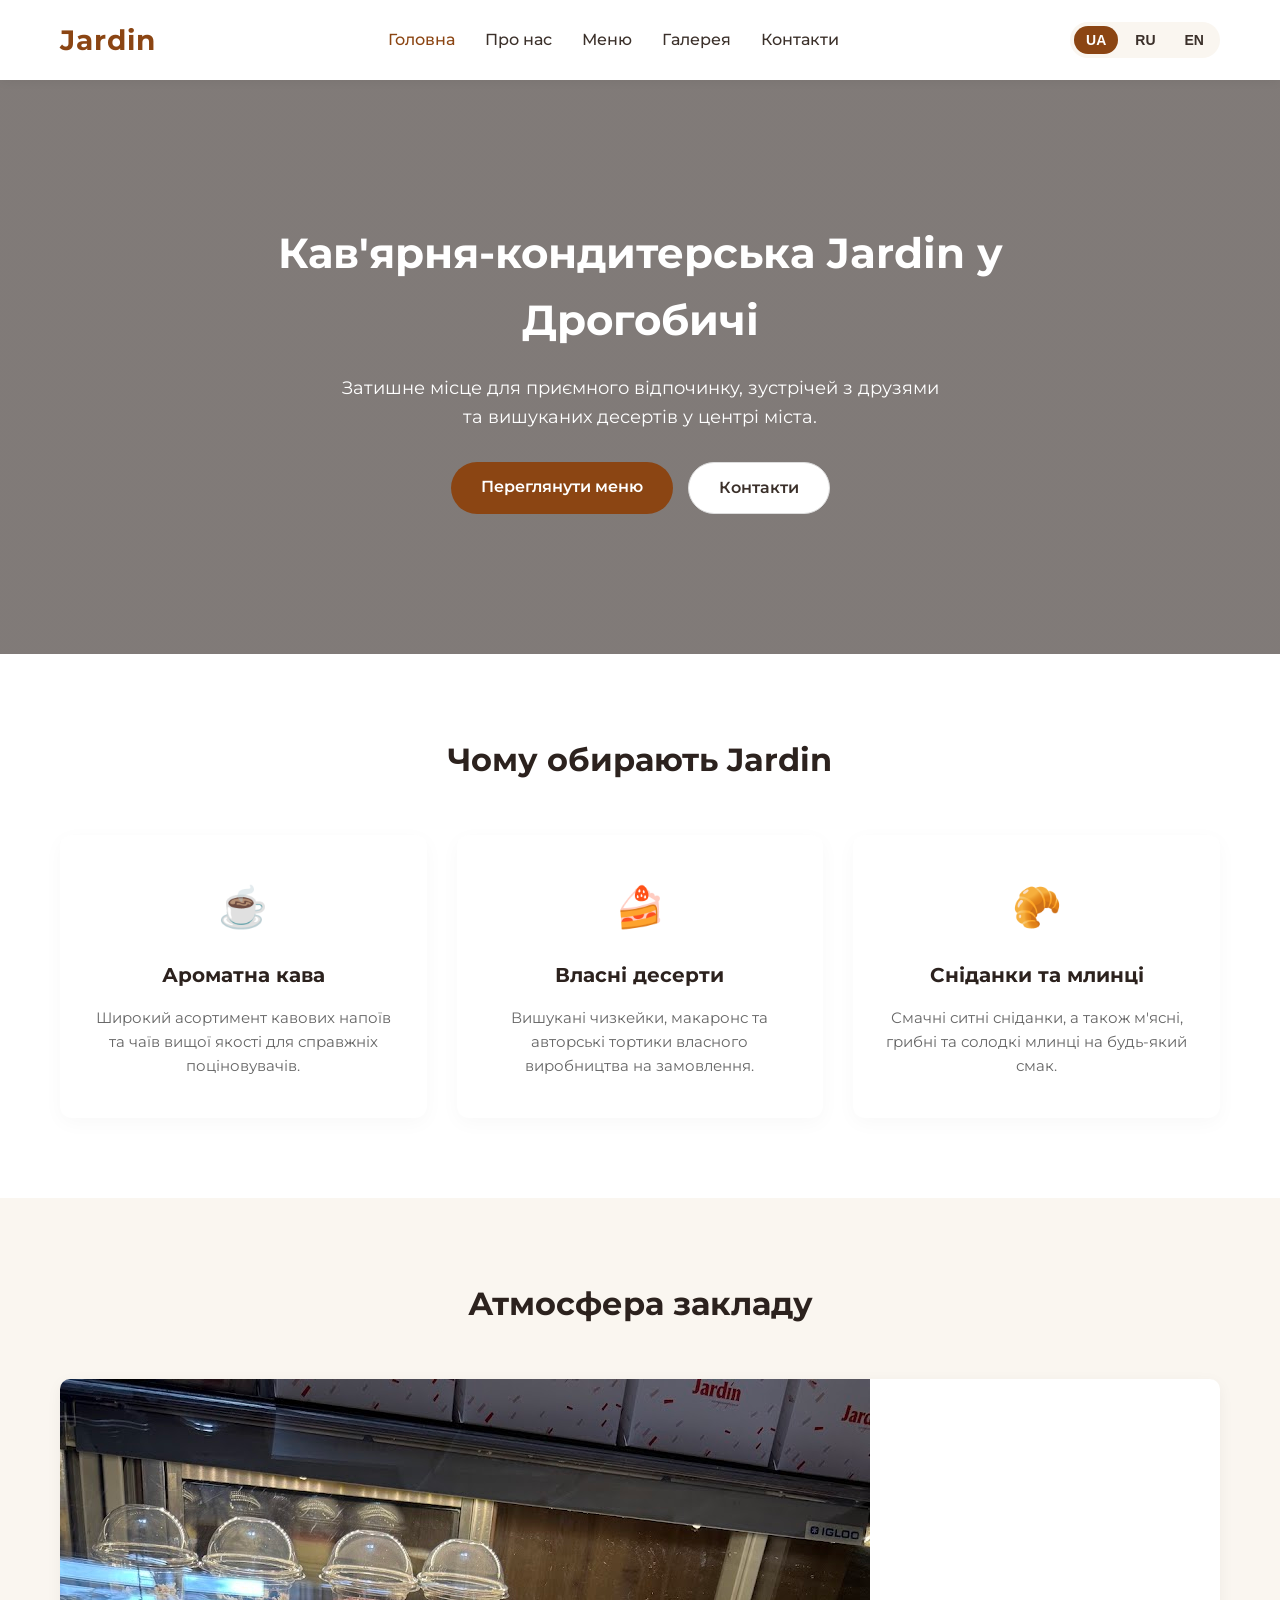
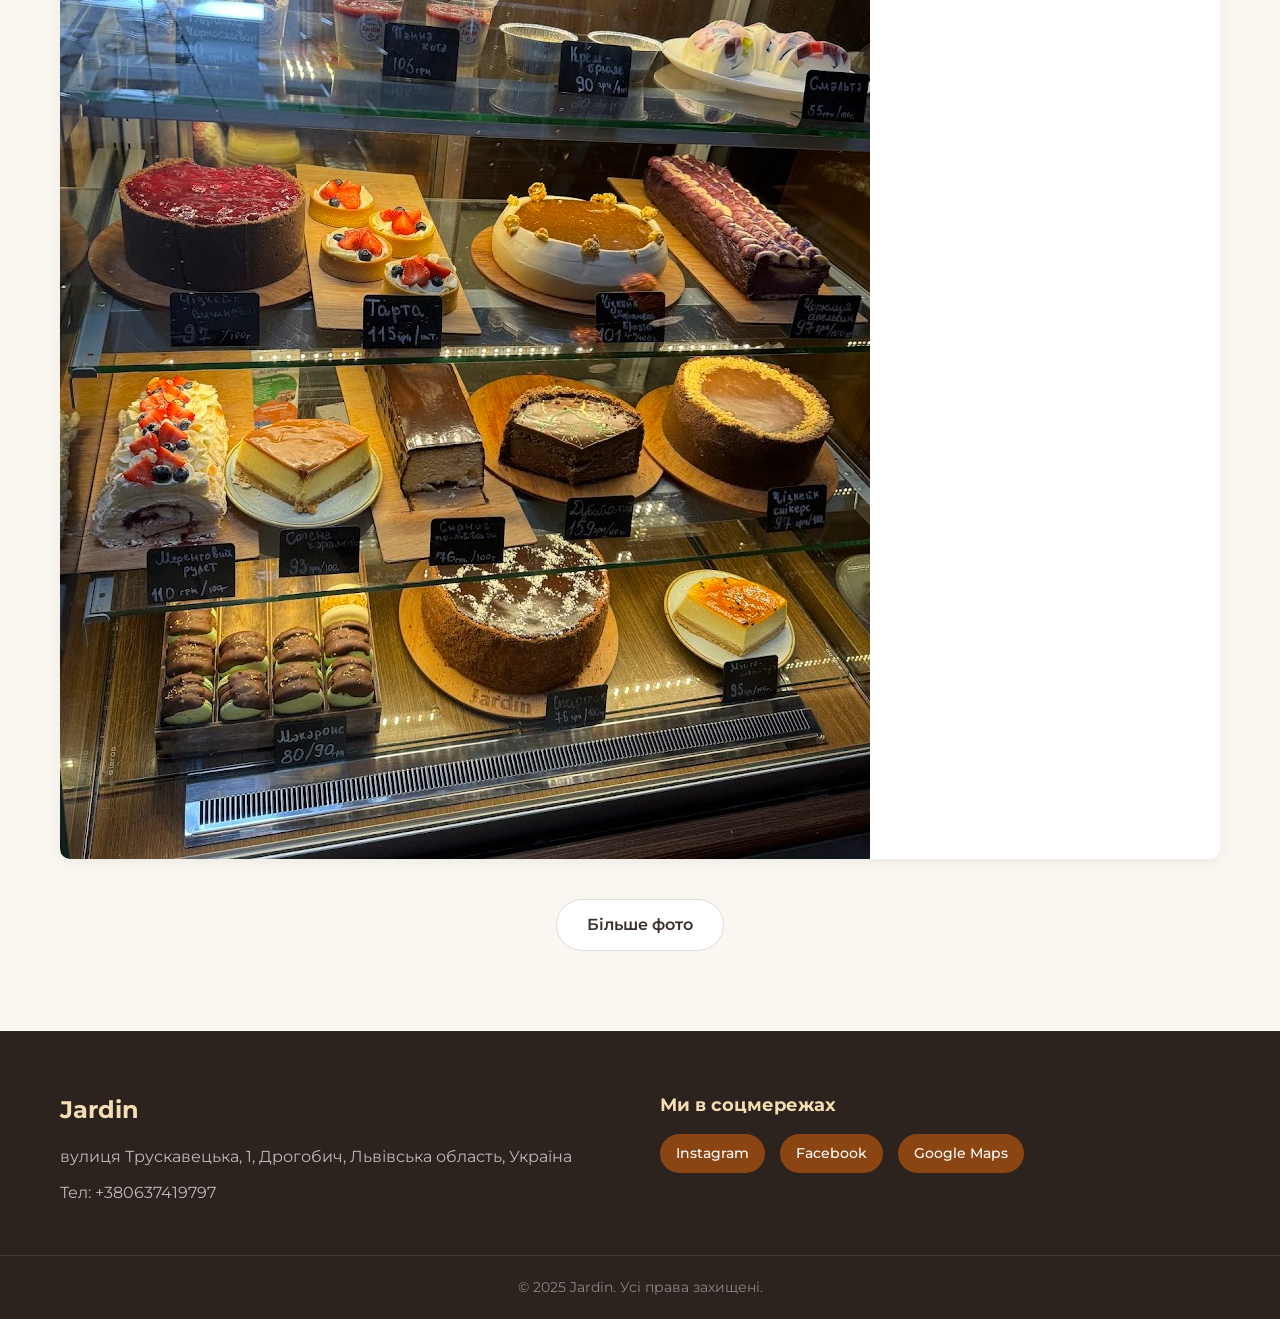
<file: index.html>
<!DOCTYPE html>
<html lang="uk">
<head>
    <meta charset="UTF-8">
    <meta name="viewport" content="width=device-width, initial-scale=1.0">
    <title>Кав'ярня-кондитерська Jardin у Дрогобичі</title>
    <link rel="preconnect" href="https://fonts.googleapis.com">
    <link rel="preconnect" href="https://fonts.gstatic.com" crossorigin>
    <link href="https://fonts.googleapis.com/css2?family=Montserrat:wght@400;500;600;700&display=swap" rel="stylesheet">
    <link rel="stylesheet" href="assets/style.css">
</head>
<body>
    <header class="site-header">
        <div class="container nav-container">
            <a href="index.html" class="brand-logo">Jardin</a>
            <nav class="main-nav">
                <ul>
                    <li><a href="index.html" class="active" data-i18n="nav_home">Головна</a></li>
                    <li><a href="about.html" data-i18n="nav_about">Про нас</a></li>
                    <li><a href="services.html" data-i18n="nav_services">Меню</a></li>
                    <li><a href="gallery.html" data-i18n="nav_gallery">Галерея</a></li>
                    <li><a href="contacts.html" data-i18n="nav_contacts">Контакти</a></li>
                </ul>
            </nav>
            <div class="header-actions">
                <div class="lang-switcher">
                    <button data-lang="uk" class="lang-btn active">UA</button>
                    <button data-lang="ru" class="lang-btn">RU</button>
                    <button data-lang="en" class="lang-btn">EN</button>
                </div>
                <button class="mobile-menu-toggle" aria-label="Menu">
                    <span></span>
                    <span></span>
                    <span></span>
                </button>
            </div>
        </div>
    </header>

    <main>
        <section class="hero">
            <div class="container hero-content">
                <h1 data-i18n="hero_title">Кав'ярня-кондитерська Jardin у Дрогобичі</h1>
                <p data-i18n="hero_subtitle">Затишне місце для приємного відпочинку, зустрічей з друзями та вишуканих десертів у центрі міста.</p>
                <div class="hero-buttons">
                    <a href="services.html" class="btn btn-primary" data-i18n="btn_menu">Переглянути меню</a>
                    <a href="contacts.html" class="btn btn-secondary" data-i18n="btn_contacts">Контакти</a>
                </div>
            </div>
        </section>

        <section class="features section-padding">
            <div class="container">
                <div class="section-header">
                    <h2 data-i18n="features_title">Чому обирають Jardin</h2>
                </div>
                <div class="features-grid">
                    <div class="feature-card">
                        <div class="feature-icon">☕</div>
                        <h3 data-i18n="feat_1_title">Ароматна кава</h3>
                        <p data-i18n="feat_1_desc">Широкий асортимент кавових напоїв та чаїв вищої якості для справжніх поціновувачів.</p>
                    </div>
                    <div class="feature-card">
                        <div class="feature-icon">🍰</div>
                        <h3 data-i18n="feat_2_title">Власні десерти</h3>
                        <p data-i18n="feat_2_desc">Вишукані чизкейки, макаронс та авторські тортики власного виробництва на замовлення.</p>
                    </div>
                    <div class="feature-card">
                        <div class="feature-icon">🥐</div>
                        <h3 data-i18n="feat_3_title">Сніданки та млинці</h3>
                        <p data-i18n="feat_3_desc">Смачні ситні сніданки, а також м'ясні, грибні та солодкі млинці на будь-який смак.</p>
                    </div>
                </div>
            </div>
        </section>

        <section class="featured-gallery section-padding bg-light">
            <div class="container">
                <div class="section-header">
                    <h2 data-i18n="gallery_preview_title">Атмосфера закладу</h2>
                </div>
                <div class="gallery-preview-grid">
                    <div class="gallery-item">
                        <img src="images/photo-01.jpg" alt="Кав'ярня-кондитерська Jardin у Дрогобичі" loading="eager">
                    </div>
                </div>
                <div class="text-center">
                    <a href="gallery.html" class="btn btn-secondary" data-i18n="btn_all_photos">Більше фото</a>
                </div>
            </div>
        </section>
    </main>

    <footer class="site-footer">
        <div class="container footer-content">
            <div class="footer-info">
                <h3>Jardin</h3>
                <p data-i18n="footer_address">вулиця Трускавецька, 1, Дрогобич, Львівська область, Україна</p>
                <p>Тел: <a href="tel:+380637419797">+380637419797</a></p>
            </div>
            <div class="footer-socials">
                <h4 data-i18n="footer_socials_title">Ми в соцмережах</h4>
                <div class="social-links">
                    <a href="https://www.instagram.com/jardin_cake/" target="_blank" rel="noopener">Instagram</a>
                    <a href="https://www.facebook.com/jardinkava/" target="_blank" rel="noopener">Facebook</a>
                    <a href="https://www.google.com/maps/search/?api=1&query=вулиця+Трускавецька,+1,+Дрогобич" target="_blank" rel="noopener">Google Maps</a>
                </div>
            </div>
        </div>
        <div class="footer-bottom">
            <div class="container">
                <p>&copy; 2025 Jardin. <span data-i18n="rights">Усі права захищені.</span></p>
            </div>
        </div>
    </footer>

    <script src="assets/script.js"></script>
</body>
</html>
</file>
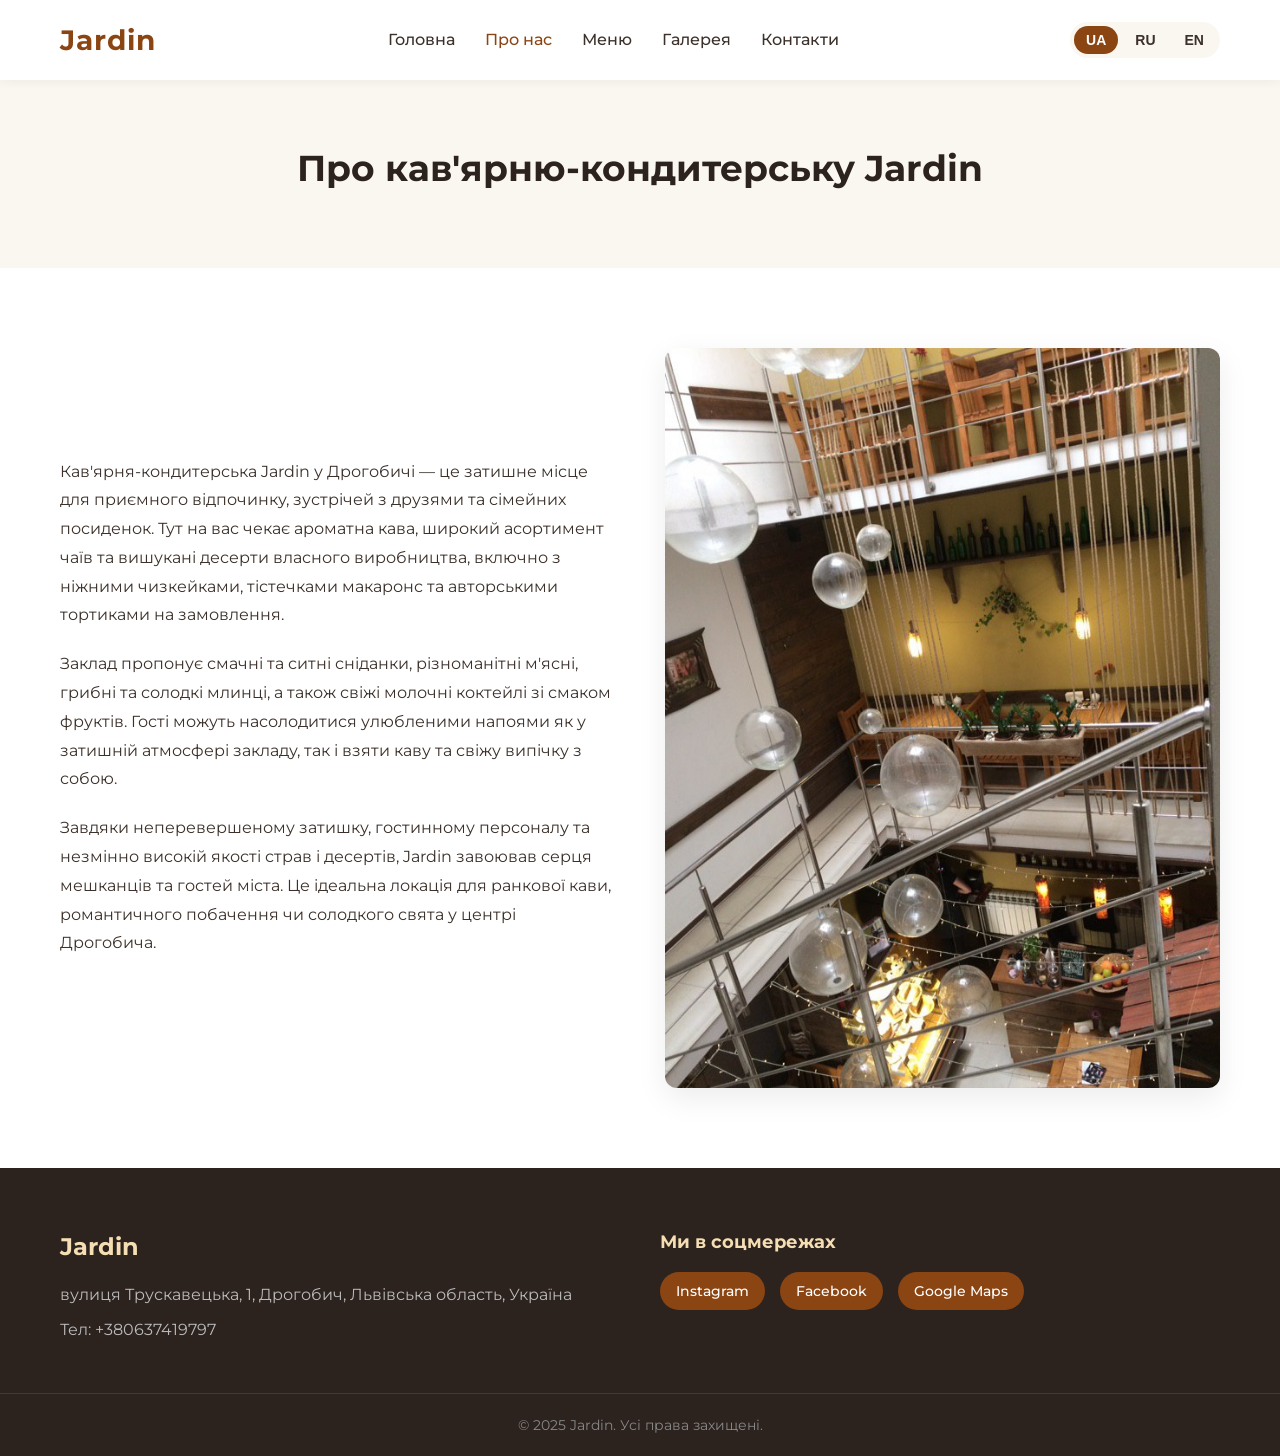
<file: about.html>
<!DOCTYPE html>
<html lang="uk">
<head>
    <meta charset="UTF-8">
    <meta name="viewport" content="width=device-width, initial-scale=1.0">
    <title>Про нас — Кав'ярня-кондитерська Jardin</title>
    <link rel="preconnect" href="https://fonts.googleapis.com">
    <link rel="preconnect" href="https://fonts.gstatic.com" crossorigin>
    <link href="https://fonts.googleapis.com/css2?family=Montserrat:wght@400;500;600;700&display=swap" rel="stylesheet">
    <link rel="stylesheet" href="assets/style.css">
</head>
<body>
    <header class="site-header">
        <div class="container nav-container">
            <a href="index.html" class="brand-logo">Jardin</a>
            <nav class="main-nav">
                <ul>
                    <li><a href="index.html" data-i18n="nav_home">Головна</a></li>
                    <li><a href="about.html" class="active" data-i18n="nav_about">Про нас</a></li>
                    <li><a href="services.html" data-i18n="nav_services">Меню</a></li>
                    <li><a href="gallery.html" data-i18n="nav_gallery">Галерея</a></li>
                    <li><a href="contacts.html" data-i18n="nav_contacts">Контакти</a></li>
                </ul>
            </nav>
            <div class="header-actions">
                <div class="lang-switcher">
                    <button data-lang="uk" class="lang-btn active">UA</button>
                    <button data-lang="ru" class="lang-btn">RU</button>
                    <button data-lang="en" class="lang-btn">EN</button>
                </div>
                <button class="mobile-menu-toggle" aria-label="Menu">
                    <span></span>
                    <span></span>
                    <span></span>
                </button>
            </div>
        </div>
    </header>

    <main>
        <section class="page-header">
            <div class="container">
                <h1 data-i18n="about_page_title">Про кав'ярню-кондитерську Jardin</h1>
            </div>
        </section>

        <section class="about-content-section section-padding">
            <div class="container">
                <div class="about-grid">
                    <div class="about-text">
                        <p data-i18n="about_p1">Кав'ярня-кондитерська Jardin у Дрогобичі — це затишне місце для приємного відпочинку, зустрічей з друзями та сімейних посиденьок. Тут на вас чекає ароматна кава, широкий асортимент чаїв та вишукані десерти власного виробництва, включно з ніжними чизкейками, тістечками макаронс та авторськими тортиками на замовлення.</p>
                        <p data-i18n="about_p2">Заклад пропонує смачні та ситні сніданки, різноманітні м'ясні, грибні та солодкі млинці, а також свіжі молочні коктейлі зі смаком фруктів. Гості можуть насолодитися улюбленими напоями як у затишній атмосфері закладу, так і взяти каву та свіжу випічку з собою.</p>
                        <p data-i18n="about_p3">Завдяки неперевершеному затишку, гостинному персоналу та незмінно високій якості страв і десертів, Jardin завоював серця мешканців та гостей міста. Це ідеальна локація для ранкової кави, романтичного побачення чи солодкого свята у центрі Дрогобича.</p>
                    </div>
                    <div class="about-image">
                        <img src="images/photo-02.jpg" alt="Інтер'єр кав'ярні Jardin у Дрогобичі" loading="lazy">
                    </div>
                </div>
            </div>
        </section>
    </main>

    <footer class="site-footer">
        <div class="container footer-content">
            <div class="footer-info">
                <h3>Jardin</h3>
                <p data-i18n="footer_address">вулиця Трускавецька, 1, Дрогобич, Львівська область, Україна</p>
                <p>Тел: <a href="tel:+380637419797">+380637419797</a></p>
            </div>
            <div class="footer-socials">
                <h4 data-i18n="footer_socials_title">Ми в соцмережах</h4>
                <div class="social-links">
                    <a href="https://www.instagram.com/jardin_cake/" target="_blank" rel="noopener">Instagram</a>
                    <a href="https://www.facebook.com/jardinkava/" target="_blank" rel="noopener">Facebook</a>
                    <a href="https://www.google.com/maps/search/?api=1&query=вулиця+Трускавецька,+1,+Дрогобич" target="_blank" rel="noopener">Google Maps</a>
                </div>
            </div>
        </div>
        <div class="footer-bottom">
            <div class="container">
                <p>&copy; 2025 Jardin. <span data-i18n="rights">Усі права захищені.</span></p>
            </div>
        </div>
    </footer>

    <script src="assets/script.js"></script>
</body>
</html>
</file>
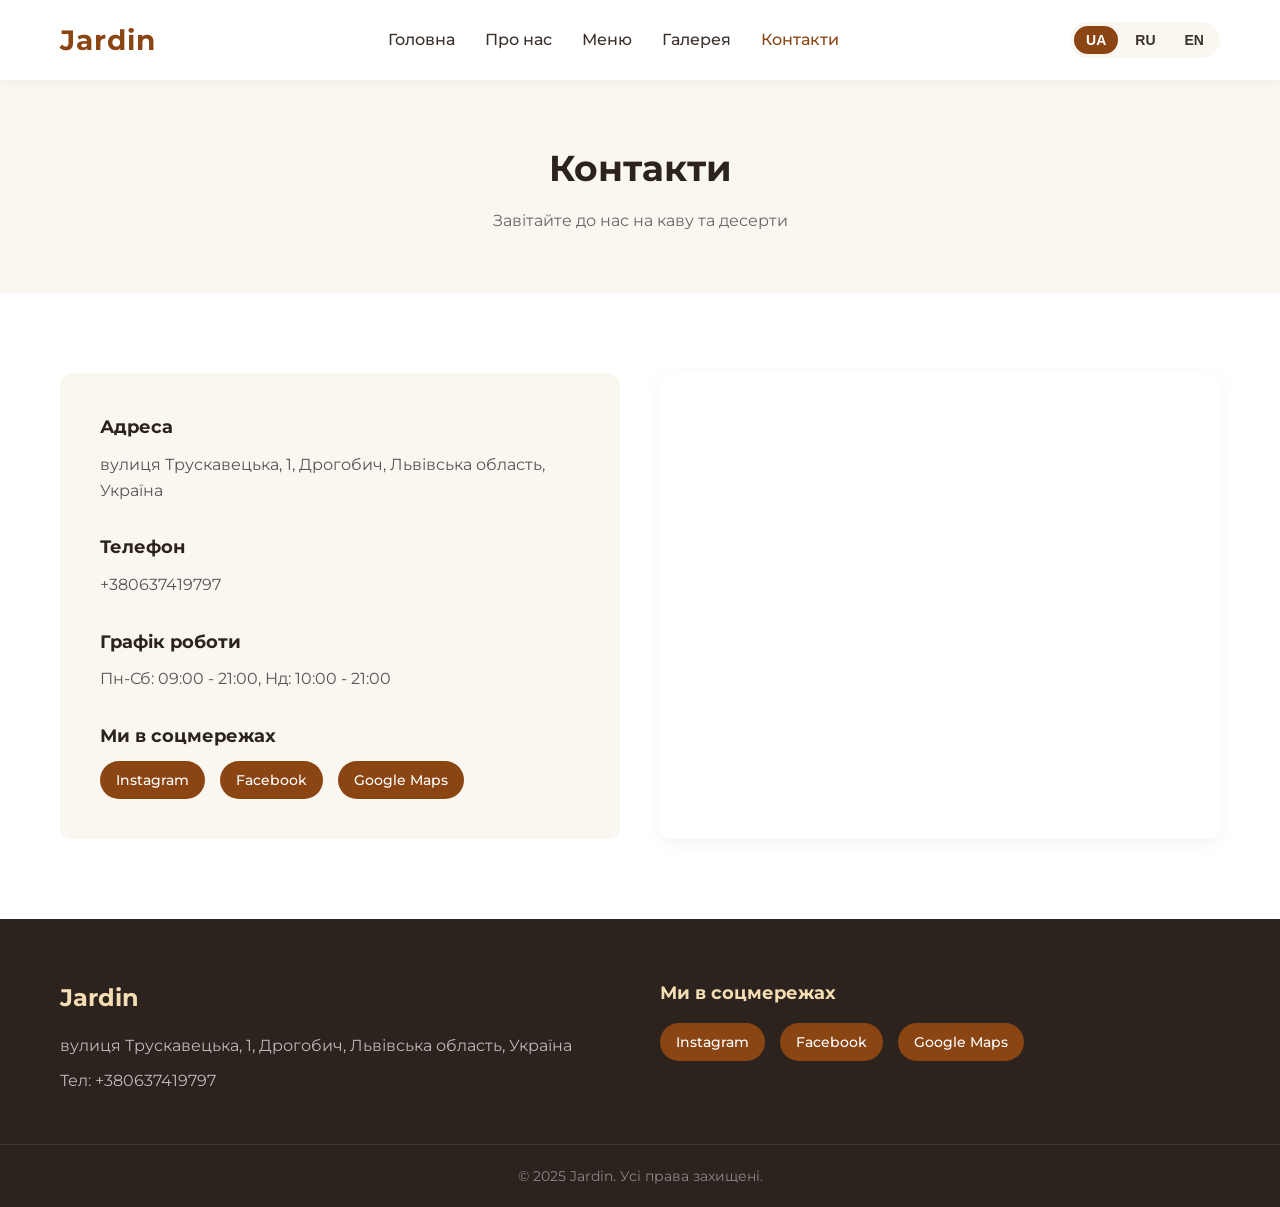
<file: contacts.html>
<!DOCTYPE html>
<html lang="uk">
<head>
    <meta charset="UTF-8">
    <meta name="viewport" content="width=device-width, initial-scale=1.0">
    <title>Контакти — Кав'ярня-кондитерська Jardin</title>
    <link rel="preconnect" href="https://fonts.googleapis.com">
    <link rel="preconnect" href="https://fonts.gstatic.com" crossorigin>
    <link href="https://fonts.googleapis.com/css2?family=Montserrat:wght@400;500;600;700&display=swap" rel="stylesheet">
    <link rel="stylesheet" href="assets/style.css">
</head>
<body>
    <header class="site-header">
        <div class="container nav-container">
            <a href="index.html" class="brand-logo">Jardin</a>
            <nav class="main-nav">
                <ul>
                    <li><a href="index.html" data-i18n="nav_home">Головна</a></li>
                    <li><a href="about.html" data-i18n="nav_about">Про нас</a></li>
                    <li><a href="services.html" data-i18n="nav_services">Меню</a></li>
                    <li><a href="gallery.html" data-i18n="nav_gallery">Галерея</a></li>
                    <li><a href="contacts.html" class="active" data-i18n="nav_contacts">Контакти</a></li>
                </ul>
            </nav>
            <div class="header-actions">
                <div class="lang-switcher">
                    <button data-lang="uk" class="lang-btn active">UA</button>
                    <button data-lang="ru" class="lang-btn">RU</button>
                    <button data-lang="en" class="lang-btn">EN</button>
                </div>
                <button class="mobile-menu-toggle" aria-label="Menu">
                    <span></span>
                    <span></span>
                    <span></span>
                </button>
            </div>
        </div>
    </header>

    <main>
        <section class="page-header">
            <div class="container">
                <h1 data-i18n="contacts_page_title">Контакти</h1>
                <p data-i18n="contacts_page_subtitle">Завітайте до нас на каву та десерти</p>
            </div>
        </section>

        <section class="contacts-section section-padding">
            <div class="container">
                <div class="contacts-grid">
                    <div class="contact-info-box">
                        <div class="contact-item">
                            <h3 data-i18n="c_address_title">Адреса</h3>
                            <p data-i18n="footer_address">вулиця Трускавецька, 1, Дрогобич, Львівська область, Україна</p>
                        </div>
                        <div class="contact-item">
                            <h3 data-i18n="c_phone_title">Телефон</h3>
                            <p><a href="tel:+380637419797">+380637419797</a></p>
                        </div>
                        <div class="contact-item">
                            <h3 data-i18n="c_hours_title">Графік роботи</h3>
                            <p data-i18n="c_hours_val">Пн-Сб: 09:00 - 21:00, Нд: 10:00 - 21:00</p>
                        </div>
                        <div class="contact-item">
                            <h3 data-i18n="footer_socials_title">Ми в соцмережах</h3>
                            <div class="social-links">
                                <a href="https://www.instagram.com/jardin_cake/" target="_blank" rel="noopener">Instagram</a>
                                <a href="https://www.facebook.com/jardinkava/" target="_blank" rel="noopener">Facebook</a>
                                <a href="https://www.google.com/maps/search/?api=1&query=вулиця+Трускавецька,+1,+Дрогобич" target="_blank" rel="noopener">Google Maps</a>
                            </div>
                        </div>
                    </div>
                    <div class="contact-map-box">
                        <div class="map-container">
                            <iframe src="https://www.google.com/maps/embed?pb=!1m18!1m12!1m3!1d2585.123!2d23.504!3d49.351!2m3!1f0!2f0!3f0!3m2!1i1024!2i768!4f13.1!3m3!1m2!1s0x473c155555555555%3A0x5555555555555555!2z0LLRg9C70LjRhtGPINCTRgNCw0LfQsNC70YzQutC40L3Qu9GMLCAxLCDQlNCv0L7Qs9C60LjQvdCwLCDv73OucGJ0L7QstGB0LrQsNGPINC-0LHQu9Cw0YHQtGGBJ9C-!5e0!3m2!1suk!2sua!4v1700000000000!5m2!1suk!2sua" width="100%" height="100%" style="border:0;" allowfullscreen="" loading="lazy"></iframe>
                        </div>
                    </div>
                </div>
            </div>
        </section>
    </main>

    <footer class="site-footer">
        <div class="container footer-content">
            <div class="footer-info">
                <h3>Jardin</h3>
                <p data-i18n="footer_address">вулиця Трускавецька, 1, Дрогобич, Львівська область, Україна</p>
                <p>Тел: <a href="tel:+380637419797">+380637419797</a></p>
            </div>
            <div class="footer-socials">
                <h4 data-i18n="footer_socials_title">Ми в соцмережах</h4>
                <div class="social-links">
                    <a href="https://www.instagram.com/jardin_cake/" target="_blank" rel="noopener">Instagram</a>
                    <a href="https://www.facebook.com/jardinkava/" target="_blank" rel="noopener">Facebook</a>
                    <a href="https://www.google.com/maps/search/?api=1&query=вулиця+Трускавецька,+1,+Дрогобич" target="_blank" rel="noopener">Google Maps</a>
                </div>
            </div>
        </div>
        <div class="footer-bottom">
            <div class="container">
                <p>&copy; 2025 Jardin. <span data-i18n="rights">Усі права захищені.</span></p>
            </div>
        </div>
    </footer>

    <script src="assets/script.js"></script>
</body>
</html>
</file>
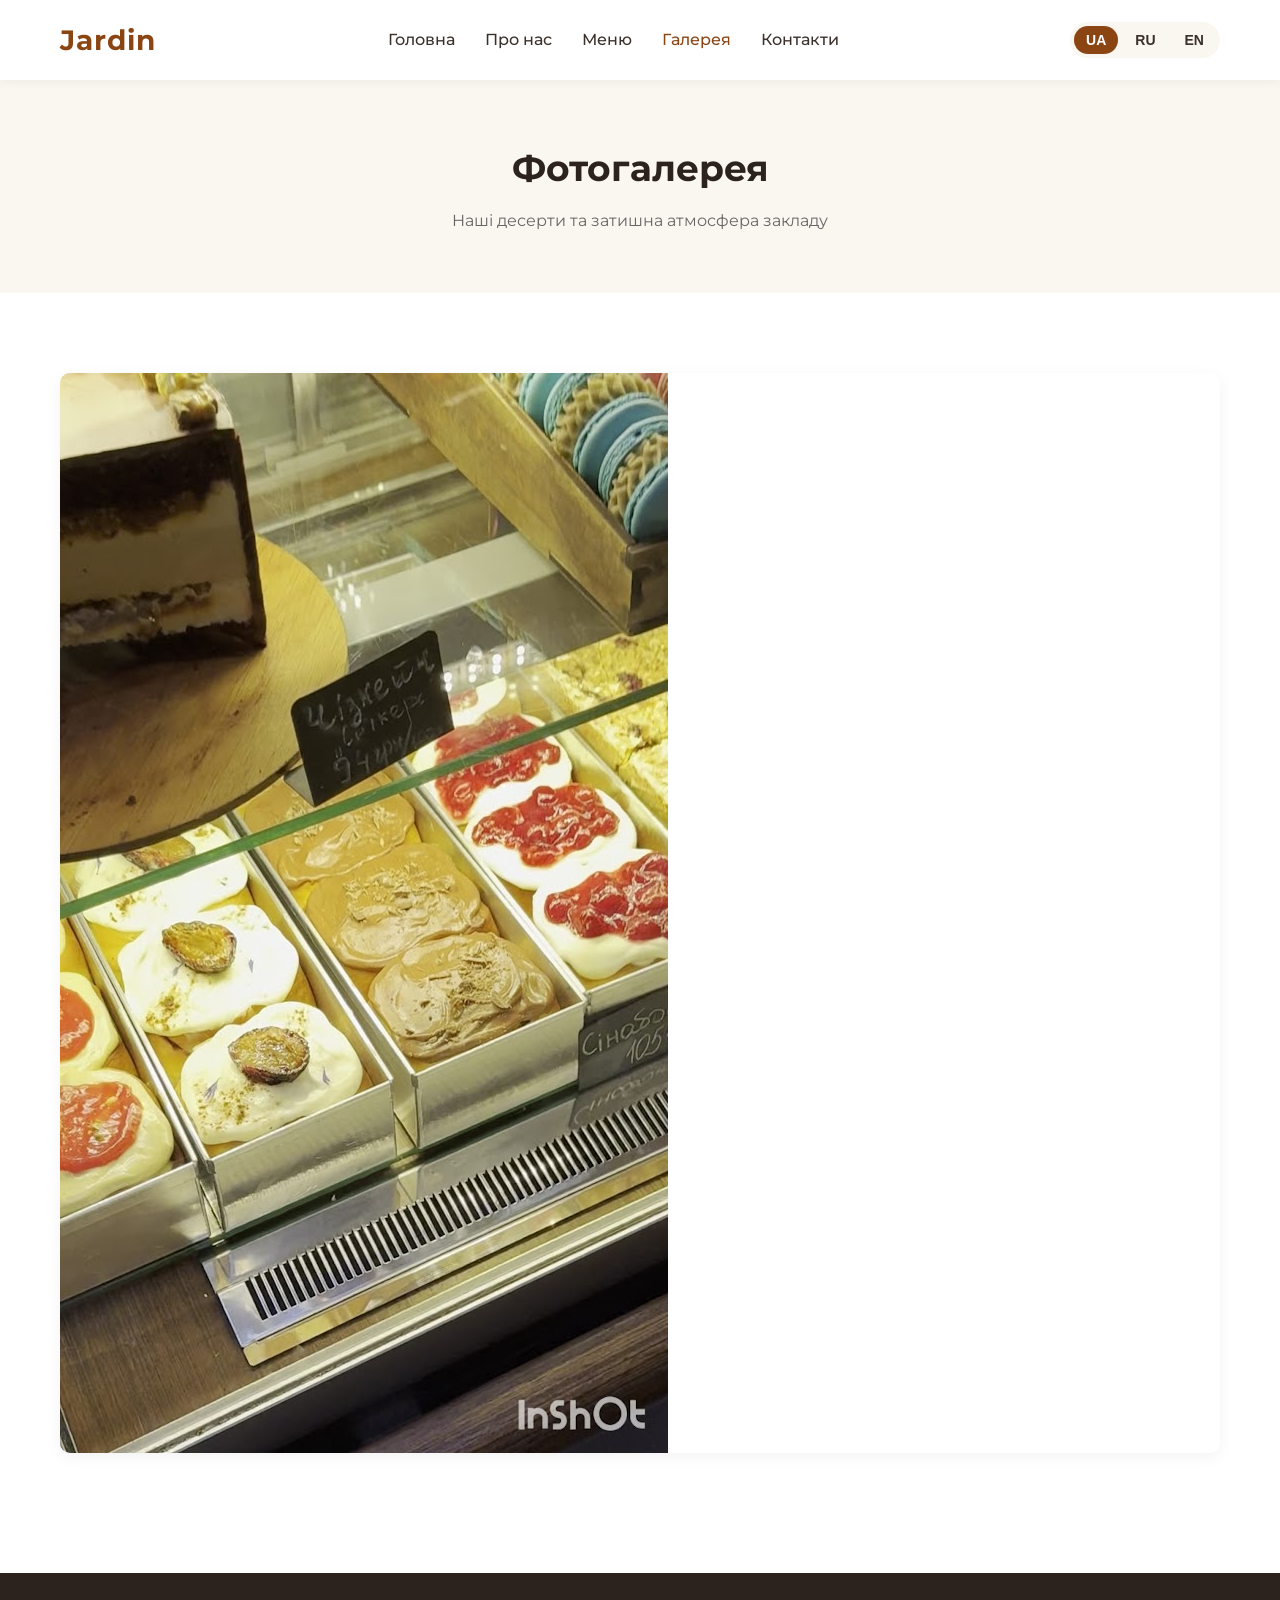
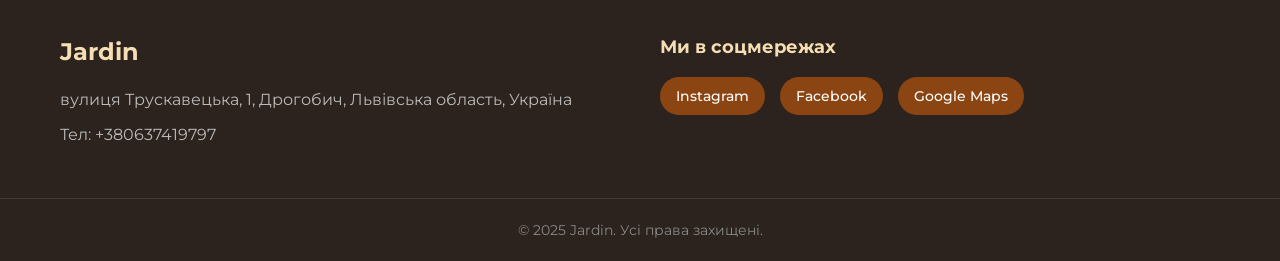
<file: gallery.html>
<!DOCTYPE html>
<html lang="uk">
<head>
    <meta charset="UTF-8">
    <meta name="viewport" content="width=device-width, initial-scale=1.0">
    <title>Галерея — Кав'ярня-кондитерська Jardin</title>
    <link rel="preconnect" href="https://fonts.googleapis.com">
    <link rel="preconnect" href="https://fonts.gstatic.com" crossorigin>
    <link href="https://fonts.googleapis.com/css2?family=Montserrat:wght@400;500;600;700&display=swap" rel="stylesheet">
    <link rel="stylesheet" href="assets/style.css">
</head>
<body>
    <header class="site-header">
        <div class="container nav-container">
            <a href="index.html" class="brand-logo">Jardin</a>
            <nav class="main-nav">
                <ul>
                    <li><a href="index.html" data-i18n="nav_home">Головна</a></li>
                    <li><a href="about.html" data-i18n="nav_about">Про нас</a></li>
                    <li><a href="services.html" data-i18n="nav_services">Меню</a></li>
                    <li><a href="gallery.html" class="active" data-i18n="nav_gallery">Галерея</a></li>
                    <li><a href="contacts.html" data-i18n="nav_contacts">Контакти</a></li>
                </ul>
            </nav>
            <div class="header-actions">
                <div class="lang-switcher">
                    <button data-lang="uk" class="lang-btn active">UA</button>
                    <button data-lang="ru" class="lang-btn">RU</button>
                    <button data-lang="en" class="lang-btn">EN</button>
                </div>
                <button class="mobile-menu-toggle" aria-label="Menu">
                    <span></span>
                    <span></span>
                    <span></span>
                </button>
            </div>
        </div>
    </header>

    <main>
        <section class="page-header">
            <div class="container">
                <h1 data-i18n="gallery_page_title">Фотогалерея</h1>
                <p data-i18n="gallery_page_subtitle">Наші десерти та затишна атмосфера закладу</p>
            </div>
        </section>

        <section class="gallery-section section-padding">
            <div class="container">
                <div class="full-gallery-grid">
                    <div class="gallery-card">
                        <img src="images/photo-03.jpg" alt="Кав'ярня-кондитерська Jardin Дрогобич" loading="lazy">
                    </div>
                </div>
            </div>
        </section>
    </main>

    <footer class="site-footer">
        <div class="container footer-content">
            <div class="footer-info">
                <h3>Jardin</h3>
                <p data-i18n="footer_address">вулиця Трускавецька, 1, Дрогобич, Львівська область, Україна</p>
                <p>Тел: <a href="tel:+380637419797">+380637419797</a></p>
            </div>
            <div class="footer-socials">
                <h4 data-i18n="footer_socials_title">Ми в соцмережах</h4>
                <div class="social-links">
                    <a href="https://www.instagram.com/jardin_cake/" target="_blank" rel="noopener">Instagram</a>
                    <a href="https://www.facebook.com/jardinkava/" target="_blank" rel="noopener">Facebook</a>
                    <a href="https://www.google.com/maps/search/?api=1&query=вулиця+Трускавецька,+1,+Дрогобич" target="_blank" rel="noopener">Google Maps</a>
                </div>
            </div>
        </div>
        <div class="footer-bottom">
            <div class="container">
                <p>&copy; 2025 Jardin. <span data-i18n="rights">Усі права захищені.</span></p>
            </div>
        </div>
    </footer>

    <script src="assets/script.js"></script>
</body>
</html>
</file>
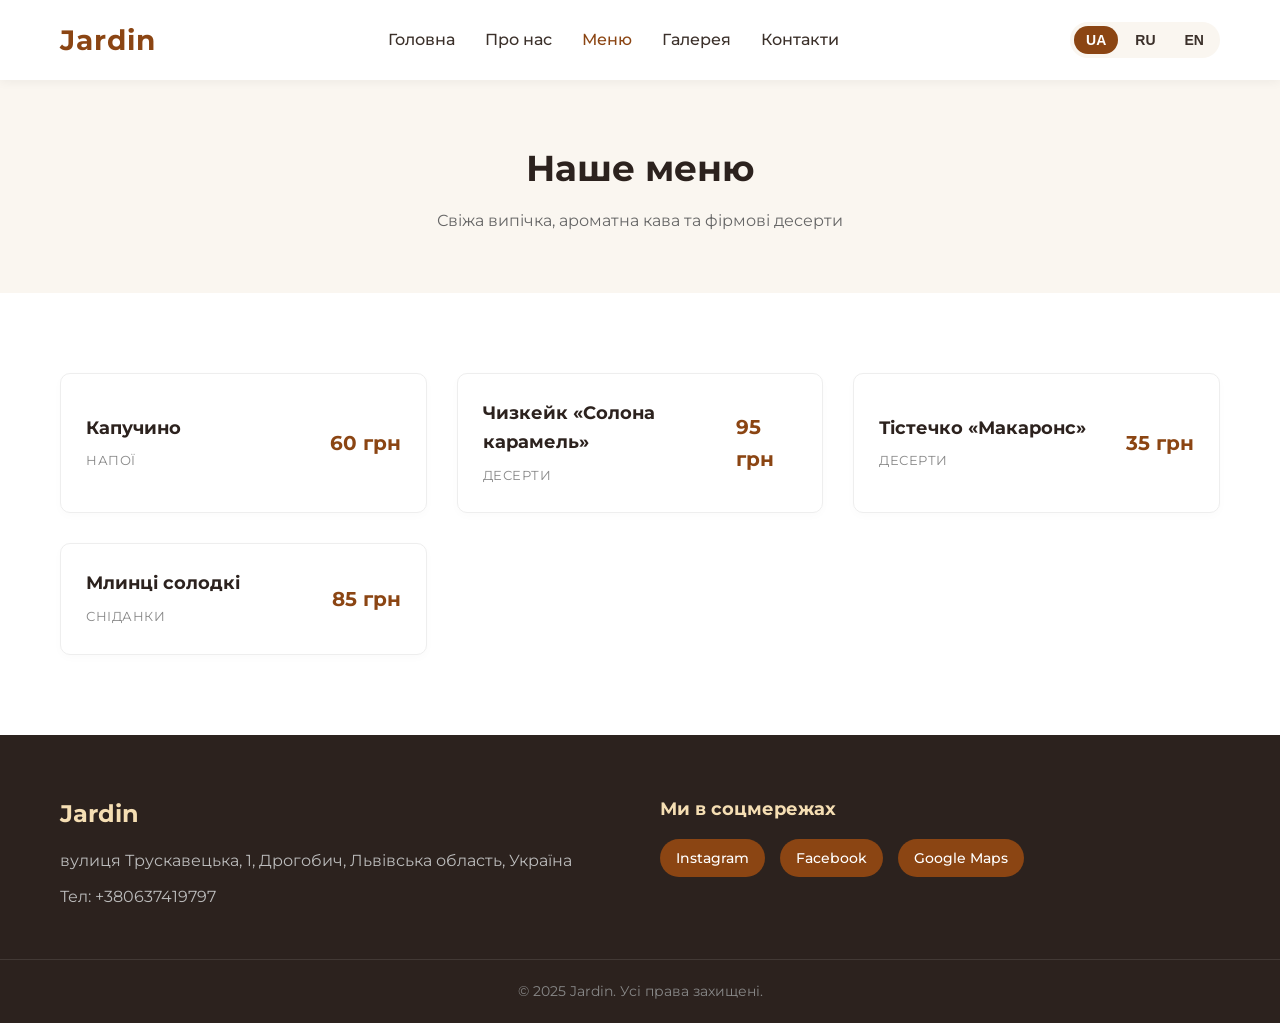
<file: services.html>
<!DOCTYPE html>
<html lang="uk">
<head>
    <meta charset="UTF-8">
    <meta name="viewport" content="width=device-width, initial-scale=1.0">
    <title>Меню — Кав'ярня-кондитерська Jardin</title>
    <link rel="preconnect" href="https://fonts.googleapis.com">
    <link rel="preconnect" href="https://fonts.gstatic.com" crossorigin>
    <link href="https://fonts.googleapis.com/css2?family=Montserrat:wght@400;500;600;700&display=swap" rel="stylesheet">
    <link rel="stylesheet" href="assets/style.css">
</head>
<body>
    <header class="site-header">
        <div class="container nav-container">
            <a href="index.html" class="brand-logo">Jardin</a>
            <nav class="main-nav">
                <ul>
                    <li><a href="index.html" data-i18n="nav_home">Головна</a></li>
                    <li><a href="about.html" data-i18n="nav_about">Про нас</a></li>
                    <li><a href="services.html" class="active" data-i18n="nav_services">Меню</a></li>
                    <li><a href="gallery.html" data-i18n="nav_gallery">Галерея</a></li>
                    <li><a href="contacts.html" data-i18n="nav_contacts">Контакти</a></li>
                </ul>
            </nav>
            <div class="header-actions">
                <div class="lang-switcher">
                    <button data-lang="uk" class="lang-btn active">UA</button>
                    <button data-lang="ru" class="lang-btn">RU</button>
                    <button data-lang="en" class="lang-btn">EN</button>
                </div>
                <button class="mobile-menu-toggle" aria-label="Menu">
                    <span></span>
                    <span></span>
                    <span></span>
                </button>
            </div>
        </div>
    </header>

    <main>
        <section class="page-header">
            <div class="container">
                <h1 data-i18n="menu_page_title">Наше меню</h1>
                <p data-i18n="menu_page_subtitle">Свіжа випічка, ароматна кава та фірмові десерти</p>
            </div>
        </section>

        <section class="menu-section section-padding">
            <div class="container">
                <div class="menu-grid">
                    <div class="menu-item-card">
                        <div class="menu-item-info">
                            <h3 data-i18n="item_1_name">Капучино</h3>
                            <span class="menu-category" data-i18n="cat_drinks">Напої</span>
                        </div>
                        <div class="menu-item-price">60 грн</div>
                    </div>
                    <div class="menu-item-card">
                        <div class="menu-item-info">
                            <h3 data-i18n="item_2_name">Чизкейк «Солона карамель»</h3>
                            <span class="menu-category" data-i18n="cat_desserts">Десерти</span>
                        </div>
                        <div class="menu-item-price">95 грн</div>
                    </div>
                    <div class="menu-item-card">
                        <div class="menu-item-info">
                            <h3 data-i18n="item_3_name">Тістечко «Макаронс»</h3>
                            <span class="menu-category" data-i18n="cat_desserts">Десерти</span>
                        </div>
                        <div class="menu-item-price">35 грн</div>
                    </div>
                    <div class="menu-item-card">
                        <div class="menu-item-info">
                            <h3 data-i18n="item_4_name">Млинці солодкі</h3>
                            <span class="menu-category" data-i18n="cat_breakfasts">Сніданки</span>
                        </div>
                        <div class="menu-item-price">85 грн</div>
                    </div>
                </div>
            </div>
        </section>
    </main>

    <footer class="site-footer">
        <div class="container footer-content">
            <div class="footer-info">
                <h3>Jardin</h3>
                <p data-i18n="footer_address">вулиця Трускавецька, 1, Дрогобич, Львівська область, Україна</p>
                <p>Тел: <a href="tel:+380637419797">+380637419797</a></p>
            </div>
            <div class="footer-socials">
                <h4 data-i18n="footer_socials_title">Ми в соцмережах</h4>
                <div class="social-links">
                    <a href="https://www.instagram.com/jardin_cake/" target="_blank" rel="noopener">Instagram</a>
                    <a href="https://www.facebook.com/jardinkava/" target="_blank" rel="noopener">Facebook</a>
                    <a href="https://www.google.com/maps/search/?api=1&query=вулиця+Трускавецька,+1,+Дрогобич" target="_blank" rel="noopener">Google Maps</a>
                </div>
            </div>
        </div>
        <div class="footer-bottom">
            <div class="container">
                <p>&copy; 2025 Jardin. <span data-i18n="rights">Усі права захищені.</span></p>
            </div>
        </div>
    </footer>

    <script src="assets/script.js"></script>
</body>
</html>
</file>
<file: assets/style.css>
:root {
    --primary: #8B4513;
    --secondary: #F5DEB3;
    --dark: #2C221E;
    --light: #FAF6F0;
    --white: #FFFFFF;
    --text-color: #3B302A;
    --transition: all 0.3s ease;
}

* {
    box-sizing: border-box;
    margin: 0;
    padding: 0;
}

body {
    font-family: 'Montserrat', sans-serif;
    color: var(--text-color);
    background-color: var(--white);
    line-height: 1.6;
}

img {
    max-width: 100%;
    height: auto;
    object-fit: contain;
    display: block;
}

a {
    text-decoration: none;
    color: inherit;
    transition: var(--transition);
}

ul {
    list-style: none;
}

.container {
    max-width: 1200px;
    margin: 0 auto;
    padding: 0 20px;
}

.section-padding {
    padding: 80px 0;
}

.bg-light {
    background-color: var(--light);
}

.text-center {
    text-align: center;
}

/* Header & Navigation */
.site-header {
    background-color: var(--white);
    box-shadow: 0 2px 10px rgba(0,0,0,0.05);
    position: sticky;
    top: 0;
    z-index: 1000;
}

.nav-container {
    display: flex;
    align-items: center;
    justify-content: space-between;
    height: 80px;
}

.brand-logo {
    font-size: 28px;
    font-weight: 700;
    color: var(--primary);
    letter-spacing: 1px;
}

.main-nav ul {
    display: flex;
    gap: 30px;
}

.main-nav a {
    font-weight: 500;
    color: var(--text-color);
    font-size: 16px;
}

.main-nav a:hover,
.main-nav a.active {
    color: var(--primary);
}

.header-actions {
    display: flex;
    align-items: center;
    gap: 20px;
}

.lang-switcher {
    display: flex;
    gap: 5px;
    background: var(--light);
    padding: 4px;
    border-radius: 20px;
}

.lang-btn {
    background: transparent;
    border: none;
    padding: 6px 12px;
    font-size: 14px;
    font-weight: 600;
    cursor: pointer;
    border-radius: 15px;
    color: var(--text-color);
    transition: var(--transition);
}

.lang-btn.active,
.lang-btn:hover {
    background: var(--primary);
    color: var(--white);
}

.mobile-menu-toggle {
    display: none;
    flex-direction: column;
    gap: 6px;
    background: none;
    border: none;
    cursor: pointer;
    padding: 5px;
}

.mobile-menu-toggle span {
    display: block;
    width: 25px;
    height: 2px;
    background: var(--text-color);
    transition: var(--transition);
}

/* Hero section */
.hero {
    background: linear-gradient(rgba(44, 34, 30, 0.6), rgba(44, 34, 30, 0.6)), url('https://lh3.googleusercontent.com/p/AF1QipM-placeholder-jardin-drohobych-1') center/cover no-repeat;
    color: var(--white);
    padding: 140px 0;
    text-align: center;
}

.hero-content h1 {
    font-size: 42px;
    font-weight: 700;
    margin-bottom: 20px;
    max-width: 800px;
    margin-left: auto;
    margin-right: auto;
}

.hero-content p {
    font-size: 18px;
    margin-bottom: 30px;
    max-width: 600px;
    margin-left: auto;
    margin-right: auto;
}

.hero-buttons {
    display: flex;
    justify-content: center;
    gap: 15px;
}

.btn {
    display: inline-block;
    padding: 12px 30px;
    border-radius: 30px;
    font-weight: 600;
    text-align: center;
    cursor: pointer;
    transition: var(--transition);
}

.btn-primary {
    background-color: var(--primary);
    color: var(--white);
}

.btn-primary:hover {
    background-color: #6d350f;
}

.btn-secondary {
    background-color: var(--white);
    color: var(--text-color);
    border: 1px solid #ddd;
}

.btn-secondary:hover {
    background-color: var(--light);
    border-color: var(--primary);
    color: var(--primary);
}

/* Features */
.section-header {
    text-align: center;
    margin-bottom: 50px;
}

.section-header h2 {
    font-size: 32px;
    color: var(--dark);
}

.features-grid {
    display: grid;
    grid-template-columns: repeat(auto-fit, minmax(300px, 1fr));
    gap: 30px;
}

.feature-card {
    background: var(--white);
    padding: 40px 30px;
    border-radius: 12px;
    box-shadow: 0 5px 20px rgba(0,0,0,0.03);
    text-align: center;
    transition: var(--transition);
}

.feature-card:hover {
    transform: translateY(-5px);
}

.feature-icon {
    font-size: 40px;
    margin-bottom: 20px;
}

.feature-card h3 {
    font-size: 20px;
    margin-bottom: 15px;
    color: var(--dark);
}

.feature-card p {
    color: #666;
    font-size: 15px;
}

/* Gallery preview */
.gallery-preview-grid,
.full-gallery-grid {
    display: grid;
    grid-template-columns: repeat(auto-fit, minmax(350px, 1fr));
    gap: 20px;
    margin-bottom: 40px;
}

.gallery-item,
.gallery-card {
    border-radius: 10px;
    overflow: hidden;
    background: var(--white);
    box-shadow: 0 4px 15px rgba(0,0,0,0.05);
}

/* Page headers */
.page-header {
    background-color: var(--light);
    padding: 60px 0;
    text-align: center;
}

.page-header h1 {
    font-size: 36px;
    color: var(--dark);
    margin-bottom: 10px;
}

.page-header p {
    color: #666;
    font-size: 16px;
}

/* About page */
.about-grid {
    display: grid;
    grid-template-columns: 1fr 1fr;
    gap: 50px;
    align-items: center;
}

.about-text p {
    margin-bottom: 20px;
    font-size: 16px;
    line-height: 1.8;
}

.about-image img {
    border-radius: 12px;
    box-shadow: 0 10px 30px rgba(0,0,0,0.08);
}

/* Menu / Services page */
.menu-grid {
    display: grid;
    grid-template-columns: repeat(auto-fit, minmax(280px, 1fr));
    gap: 30px;
}

.menu-item-card {
    background: var(--white);
    border: 1px solid #eee;
    border-radius: 10px;
    padding: 25px;
    display: flex;
    justify-content: space-between;
    align-items: center;
    box-shadow: 0 3px 10px rgba(0,0,0,0.02);
}

.menu-item-info h3 {
    font-size: 18px;
    margin-bottom: 5px;
    color: var(--dark);
}

.menu-category {
    font-size: 13px;
    color: #888;
    text-transform: uppercase;
    letter-spacing: 0.5px;
}

.menu-item-price {
    font-size: 20px;
    font-weight: 700;
    color: var(--primary);
}

/* Contacts page */
.contacts-grid {
    display: grid;
    grid-template-columns: 1fr 1fr;
    gap: 40px;
}

.contact-info-box {
    background: var(--light);
    padding: 40px;
    border-radius: 12px;
}

.contact-item {
    margin-bottom: 30px;
}

.contact-item:last-child {
    margin-bottom: 0;
}

.contact-item h3 {
    font-size: 18px;
    color: var(--dark);
    margin-bottom: 10px;
}

.contact-item p,
.contact-item a {
    font-size: 16px;
    color: #555;
}

.contact-item a:hover {
    color: var(--primary);
}

.contact-map-box {
    border-radius: 12px;
    overflow: hidden;
    min-height: 400px;
    box-shadow: 0 5px 20px rgba(0,0,0,0.05);
}

.social-links {
    display: flex;
    gap: 15px;
    margin-top: 10px;
}

.social-links a {
    background: var(--primary);
    color: var(--white);
    padding: 8px 16px;
    border-radius: 20px;
    font-size: 14px;
    font-weight: 500;
}

.social-links a:hover {
    background: var(--dark);
}

/* Footer */
.site-footer {
    background-color: var(--dark);
    color: var(--white);
    padding: 60px 0 20px;
}

.footer-content {
    display: grid;
    grid-template-columns: 1fr 1fr;
    gap: 40px;
    margin-bottom: 40px;
}

.footer-info h3 {
    font-size: 24px;
    margin-bottom: 15px;
    color: var(--secondary);
}

.footer-info p,
.footer-info a {
    color: #bbb;
    margin-bottom: 10px;
}

.footer-info a:hover {
    color: var(--white);
}

.footer-socials h4 {
    font-size: 18px;
    margin-bottom: 15px;
    color: var(--secondary);
}

.footer-bottom {
    border-top: 1px solid rgba(255,255,255,0.1);
    padding-top: 20px;
    text-align: center;
    color: #888;
    font-size: 14px;
}

/* Responsive Design */
@media (max-width: 992px) {
    .about-grid,
    .contacts-grid,
    .footer-content {
        grid-template-columns: 1fr;
    }
    
    .contact-map-box {
        min-height: 350px;
    }
}

@media (max-width: 768px) {
    .main-nav {
        position: absolute;
        top: 80px;
        left: 0;
        width: 100%;
        background: var(--white);
        box-shadow: 0 10px 20px rgba(0,0,0,0.1);
        max-height: 0;
        overflow: hidden;
        transition: max-height 0.3s ease;
    }

    .main-nav.open {
        max-height: 350px;
    }

    .main-nav ul {
        flex-direction: column;
        padding: 20px;
        gap: 15px;
        align-items: center;
    }

    .mobile-menu-toggle {
        display: flex;
    }

    .hero-content h1 {
        font-size: 32px;
    }
    
    .hero-content p {
        font-size: 16px;
    }
}
</file>
